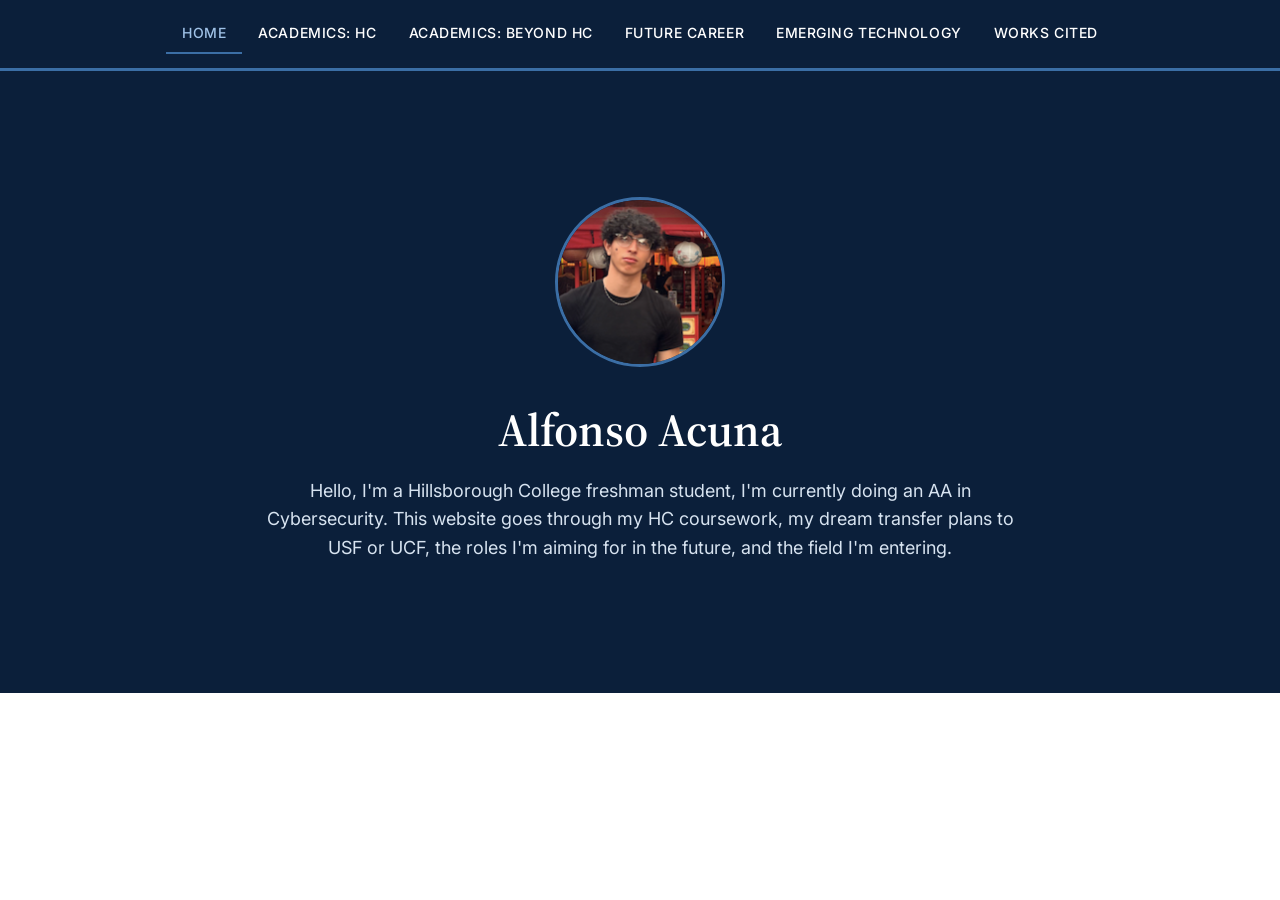
<file: index.html>
<!DOCTYPE html>
<html lang="en">
<head>
<meta charset="UTF-8">
<meta name="viewport" content="width=device-width, initial-scale=1.0">
<title>Home | Academic and Career Portfolio</title>
<link rel="preconnect" href="https://fonts.googleapis.com">
<link href="https://fonts.googleapis.com/css2?family=Source+Serif+4:opsz,wght@8..60,400;8..60,600;8..60,700&family=Inter:wght@400;500;600&display=swap" rel="stylesheet">
<link rel="stylesheet" href="style.css">
</head>
<body>

<nav>
  <a href="index.html" class="active">Home</a>
  <a href="academics-hcc.html">Academics: HC</a>
  <a href="academics-beyond.html">Academics: Beyond HC</a>
  <a href="future-career.html">Future Career</a>
  <a href="emerging-tech.html">Emerging Technology</a>
  <a href="works-cited.html">Works Cited</a>
</nav>

<section id="home-hero">
  <span class="eyebrow"></span>
<img src="fotoalfonsolol.png" alt="My photo" style="width:170px;height:170px;border-radius:50%;object-fit:cover;border:3px solid #3B6EA5;margin:0 auto 26px;display:block;">
  <h1>Alfonso Acuna</h1>
  <p>Hello, I'm a Hillsborough College freshman student, I'm currently doing an AA in Cybersecurity. This website goes through my HC coursework, my dream transfer plans to USF or UCF, the roles I'm aiming for in the future, and the field I'm entering.</p>
</section>

</body>
</html>
</file>
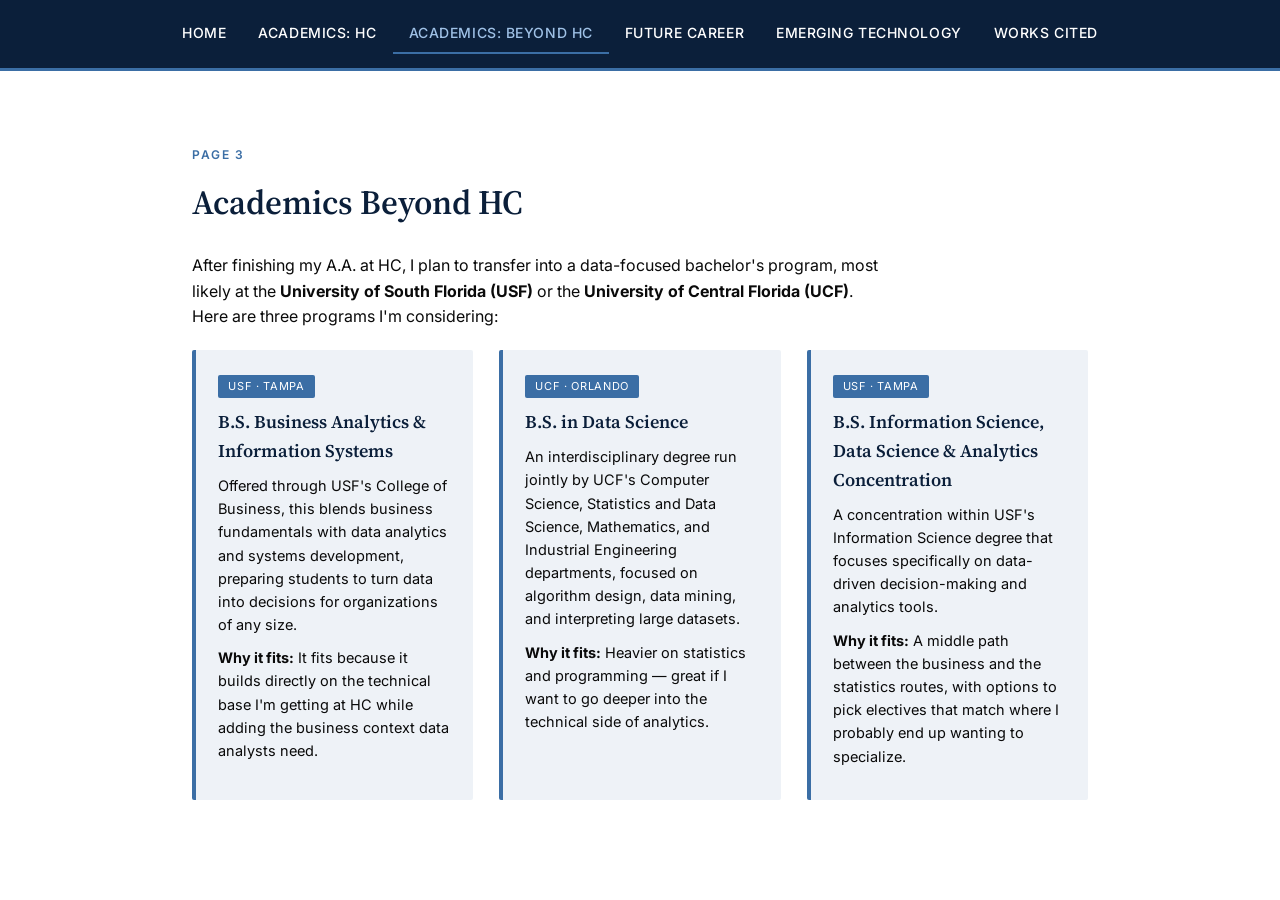
<file: academics-beyond.html>
<!DOCTYPE html>
<html lang="en">
<head>
<meta charset="UTF-8">
<meta name="viewport" content="width=device-width, initial-scale=1.0">
<title>Academics Beyond HC | Academic & Career Portfolio</title>
<link rel="preconnect" href="https://fonts.googleapis.com">
<link href="https://fonts.googleapis.com/css2?family=Source+Serif+4:opsz,wght@8..60,400;8..60,600;8..60,700&family=Inter:wght@400;500;600&display=swap" rel="stylesheet">
<link rel="stylesheet" href="style.css">
</head>
<body>

<nav>
  <a href="index.html">Home</a>
  <a href="academics-hcc.html">Academics: HC</a>
  <a href="academics-beyond.html" class="active">Academics: Beyond HC</a>
  <a href="future-career.html">Future Career</a>
  <a href="emerging-tech.html">Emerging Technology</a>
  <a href="works-cited.html">Works Cited</a>
</nav>

<main>
  <span class="eyebrow">Page 3</span>
  <h2>Academics Beyond HC</h2>
  <p>After finishing my A.A. at HC, I plan to transfer into a data-focused bachelor's program, most likely at the <strong>University of South Florida (USF)</strong> or the <strong>University of Central Florida (UCF)</strong>. Here are three programs I'm considering:</p>
  <div class="cols3">
    <div class="card">
      <span class="tag">USF · Tampa</span>
      <h3>B.S. Business Analytics & Information Systems</h3>
      <p>Offered through USF's College of Business, this blends business fundamentals with data analytics and systems development, preparing students to turn data into decisions for organizations of any size.</p>
      <p><strong>Why it fits:</strong> It fits because it builds directly on the technical base I'm getting at HC while adding the business context data analysts need.</p>
    </div>
    <div class="card">
      <span class="tag">UCF · Orlando</span>
      <h3>B.S. in Data Science</h3>
      <p>An interdisciplinary degree run jointly by UCF's Computer Science, Statistics and Data Science, Mathematics, and Industrial Engineering departments, focused on algorithm design, data mining, and interpreting large datasets.</p>
      <p><strong>Why it fits:</strong> Heavier on statistics and programming — great if I want to go deeper into the technical side of analytics.</p>
    </div>
    <div class="card">
      <span class="tag">USF · Tampa</span>
      <h3>B.S. Information Science, Data Science & Analytics Concentration</h3>
      <p>A concentration within USF's Information Science degree that focuses specifically on data-driven decision-making and analytics tools.</p>
      <p><strong>Why it fits:</strong> A middle path between the business and the statistics routes, with options to pick electives that match where I probably end up wanting to specialize.</p>
    </div>
  </div>
</main>

</body>
</html>
</file>
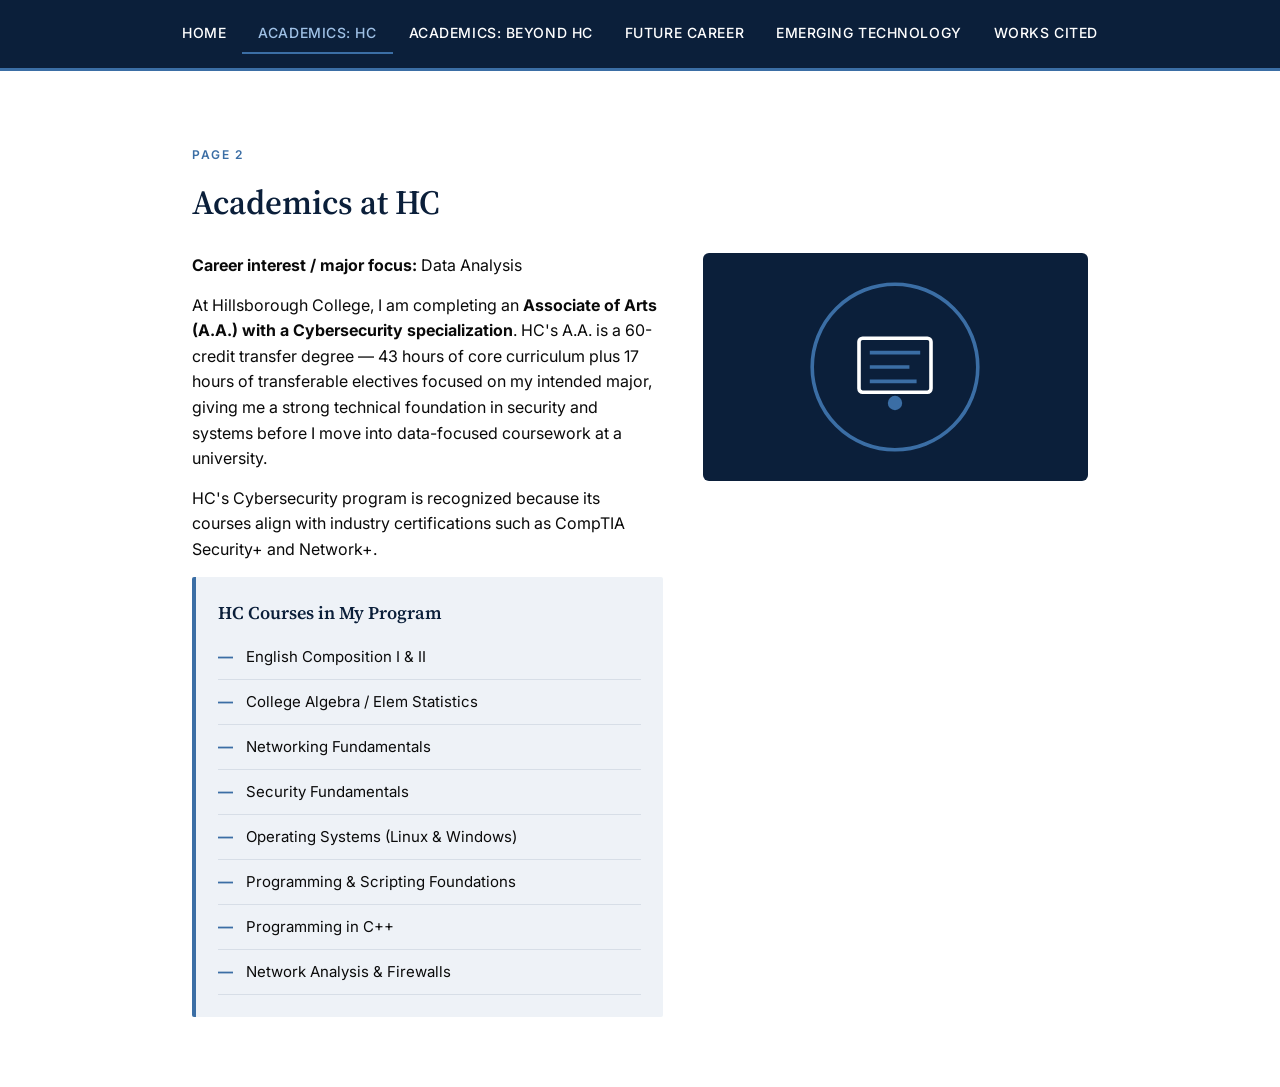
<file: academics-hcc.html>
<!DOCTYPE html>
<html lang="en">
<head>
<meta charset="UTF-8">
<meta name="viewport" content="width=device-width, initial-scale=1.0">
<title>Academics: HC | Academic and Career Portfolio</title>
<link rel="preconnect" href="https://fonts.googleapis.com">
<link href="https://fonts.googleapis.com/css2?family=Source+Serif+4:opsz,wght@8..60,400;8..60,600;8..60,700&family=Inter:wght@400;500;600&display=swap" rel="stylesheet">
<link rel="stylesheet" href="style.css">
</head>
<body>

<nav>
  <a href="index.html">Home</a>
  <a href="academics-hcc.html" class="active">Academics: HC</a>
  <a href="academics-beyond.html">Academics: Beyond HC</a>
  <a href="future-career.html">Future Career</a>
  <a href="emerging-tech.html">Emerging Technology</a>
  <a href="works-cited.html">Works Cited</a>
</nav>

<main>
  <span class="eyebrow">Page 2</span>
  <h2>Academics at HC</h2>
  <div class="cols2">
    <div>
      <p><strong>Career interest / major focus:</strong> Data Analysis</p>
      <p>At Hillsborough College, I am completing an <strong>Associate of Arts (A.A.) with a Cybersecurity specialization</strong>. HC's A.A. is a 60-credit transfer degree — 43 hours of core curriculum plus 17 hours of transferable electives focused on my intended major, giving me a strong technical foundation in security and systems before I move into data-focused coursework at a university.</p>
      <p>HC's Cybersecurity program is recognized because its courses align with industry certifications such as CompTIA Security+ and Network+.</p>
      <div class="card">
        <h3>HC Courses in My Program</h3>
        <ul class="classes">
          <li>English Composition I & II</li>
          <li>College Algebra / Elem Statistics</li>
          <li>Networking Fundamentals</li>
          <li>Security Fundamentals</li>
          <li>Operating Systems (Linux & Windows)</li>
          <li>Programming & Scripting Foundations</li>
          <li>Programming in C++</li>
          <li>Network Analysis & Firewalls</li>
        </ul>
      </div>
    </div>
    <div class="icon-frame">
      <svg width="180" height="180" viewBox="0 0 100 100">
        <circle cx="50" cy="50" r="46" fill="none" stroke="#3B6EA5" stroke-width="2"/>
        <rect x="30" y="34" width="40" height="30" rx="2" fill="none" stroke="#FFFFFF" stroke-width="2"/>
        <line x1="36" y1="42" x2="64" y2="42" stroke="#3B6EA5" stroke-width="2"/>
        <line x1="36" y1="50" x2="58" y2="50" stroke="#3B6EA5" stroke-width="2"/>
        <line x1="36" y1="58" x2="62" y2="58" stroke="#3B6EA5" stroke-width="2"/>
        <circle cx="50" cy="70" r="4" fill="#3B6EA5"/>
      </svg>
    </div>
  </div>
</main>

</body>
</html>
</file>
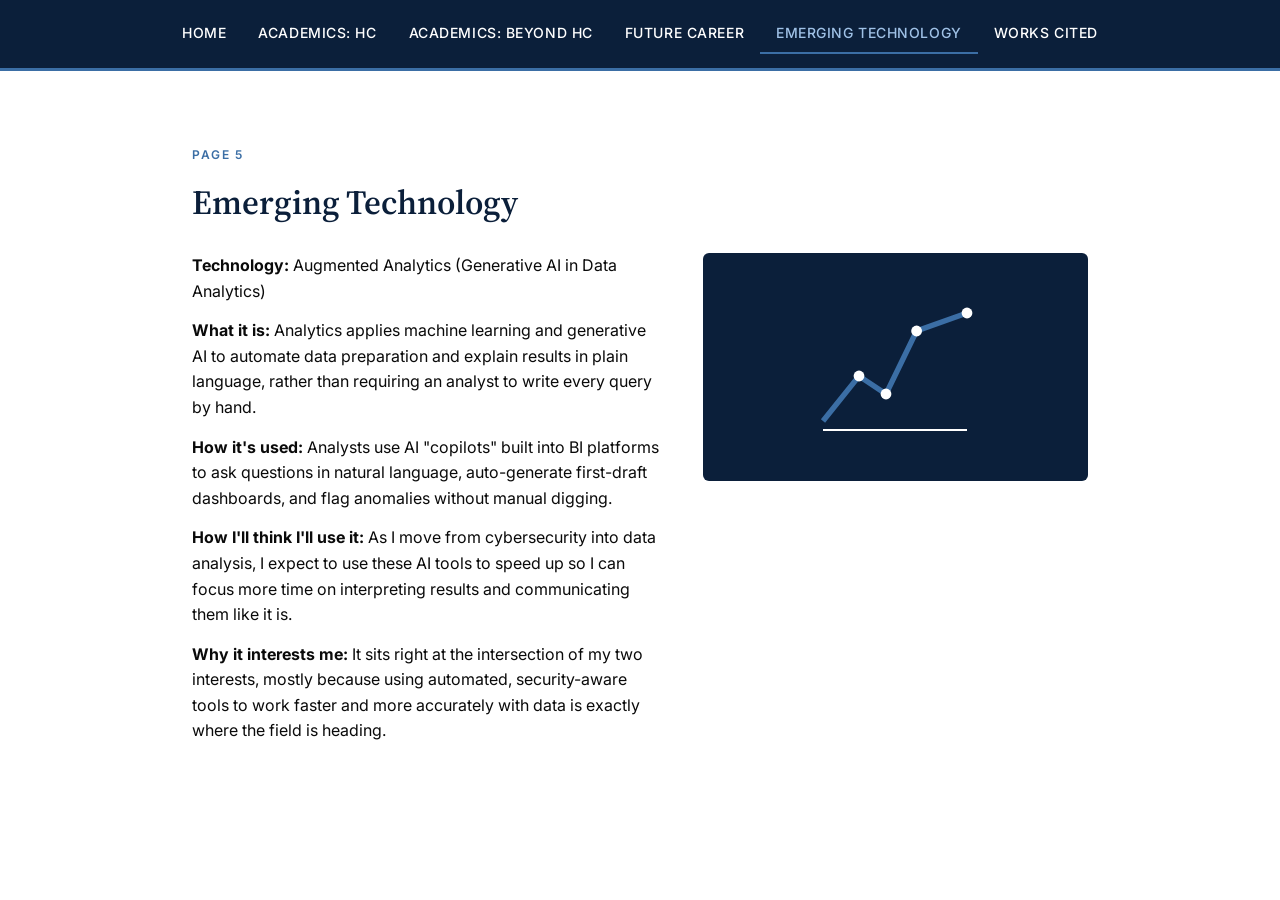
<file: emerging-tech.html>
<!DOCTYPE html>
<html lang="en">
<head>
<meta charset="UTF-8">
<meta name="viewport" content="width=device-width, initial-scale=1.0">
<title>Emerging Technology | Academic & Career Portfolio</title>
<link rel="preconnect" href="https://fonts.googleapis.com">
<link href="https://fonts.googleapis.com/css2?family=Source+Serif+4:opsz,wght@8..60,400;8..60,600;8..60,700&family=Inter:wght@400;500;600&display=swap" rel="stylesheet">
<link rel="stylesheet" href="style.css">
</head>
<body>

<nav>
  <a href="index.html">Home</a>
  <a href="academics-hcc.html">Academics: HC</a>
  <a href="academics-beyond.html">Academics: Beyond HC</a>
  <a href="future-career.html">Future Career</a>
  <a href="emerging-tech.html" class="active">Emerging Technology</a>
  <a href="works-cited.html">Works Cited</a>
</nav>

<main>
  <span class="eyebrow">Page 5</span>
  <h2>Emerging Technology</h2>
  <div class="cols2">
    <div>
      <p><strong>Technology:</strong> Augmented Analytics (Generative AI in Data Analytics)</p>
      <p><strong>What it is:</strong> Analytics applies machine learning and generative AI to automate data preparation and explain results in plain language, rather than requiring an analyst to write every query by hand.</p>
      <p><strong>How it's used:</strong> Analysts use AI "copilots" built into BI platforms to ask questions in natural language, auto-generate first-draft dashboards, and flag anomalies without manual digging.</p>
      <p><strong>How I'll think I'll use it:</strong> As I move from cybersecurity into data analysis, I expect to use these AI tools to speed up so I can focus more time on interpreting results and communicating them like it is.</p>
      <p><strong>Why it interests me:</strong> It sits right at the intersection of my two interests, mostly because using automated, security-aware tools to work faster and more accurately with data is exactly where the field is heading.</p>
    </div>
    <div class="icon-frame">
      <svg width="180" height="180" viewBox="0 0 100 100">
        <polyline points="10,80 30,55 45,65 62,30 90,20" fill="none" stroke="#3B6EA5" stroke-width="3"/>
        <circle cx="30" cy="55" r="3" fill="#FFFFFF"/>
        <circle cx="45" cy="65" r="3" fill="#FFFFFF"/>
        <circle cx="62" cy="30" r="3" fill="#FFFFFF"/>
        <circle cx="90" cy="20" r="3" fill="#FFFFFF"/>
        <line x1="10" y1="85" x2="90" y2="85" stroke="#FFFFFF" stroke-width="1"/>
      </svg>
    </div>
  </div>
</main>

</body>
</html>
</file>
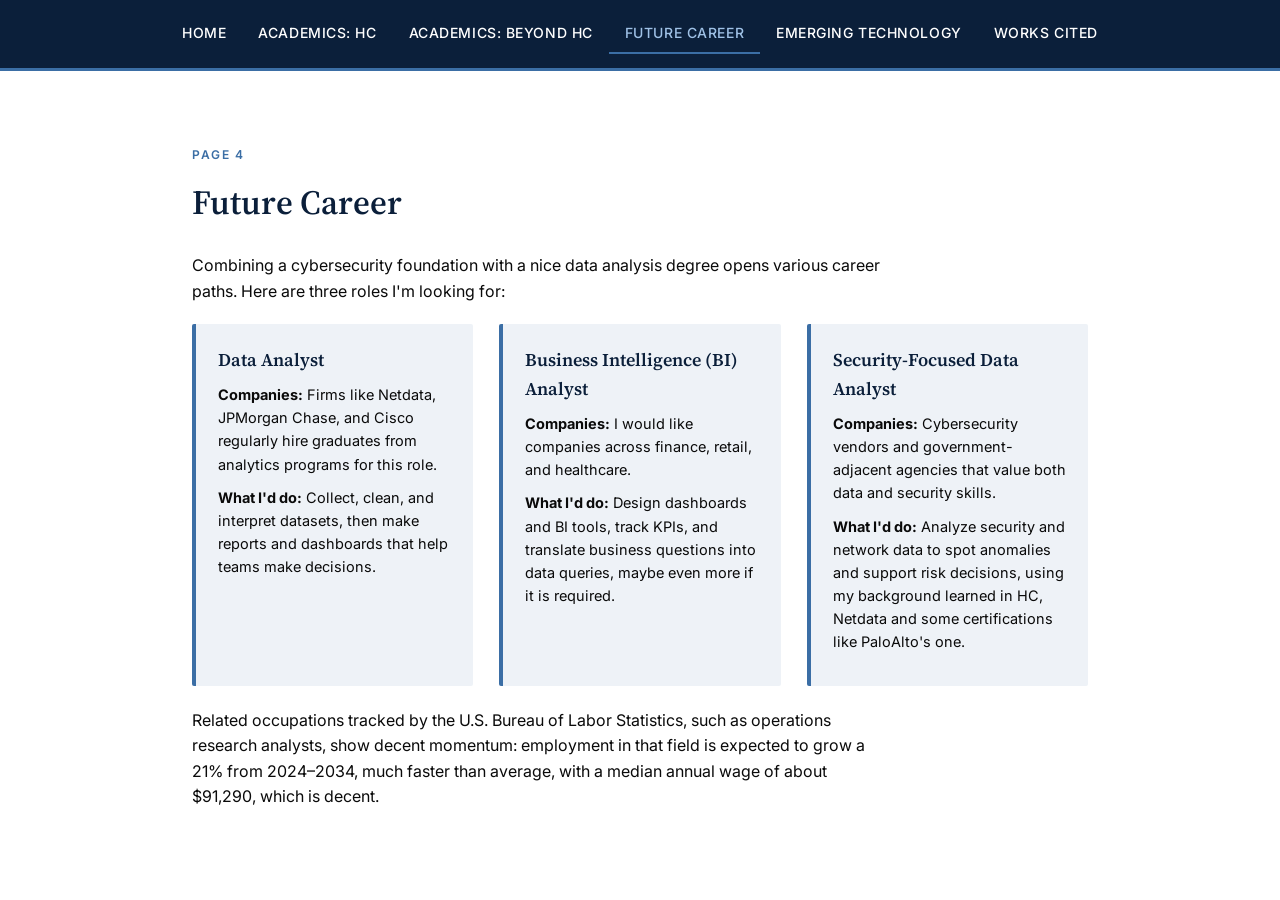
<file: future-career.html>
<!DOCTYPE html>
<html lang="en">
<head>
<meta charset="UTF-8">
<meta name="viewport" content="width=device-width, initial-scale=1.0">
<title>Future Career | Academic & Career Portfolio</title>
<link rel="preconnect" href="https://fonts.googleapis.com">
<link href="https://fonts.googleapis.com/css2?family=Source+Serif+4:opsz,wght@8..60,400;8..60,600;8..60,700&family=Inter:wght@400;500;600&display=swap" rel="stylesheet">
<link rel="stylesheet" href="style.css">
</head>
<body>

<nav>
  <a href="index.html">Home</a>
  <a href="academics-hcc.html">Academics: HC</a>
  <a href="academics-beyond.html">Academics: Beyond HC</a>
  <a href="future-career.html" class="active">Future Career</a>
  <a href="emerging-tech.html">Emerging Technology</a>
  <a href="works-cited.html">Works Cited</a>
</nav>

<main>
  <span class="eyebrow">Page 4</span>
  <h2>Future Career</h2>
  <p>Combining a cybersecurity foundation with a nice data analysis degree opens various career paths. Here are three roles I'm looking for:</p>
  <div class="cols3">
    <div class="card">
      <h3>Data Analyst</h3>
      <p><strong>Companies:</strong> Firms like Netdata, JPMorgan Chase, and Cisco regularly hire graduates from analytics programs for this role.</p>
      <p><strong>What I'd do:</strong> Collect, clean, and interpret datasets, then make reports and dashboards that help teams make decisions.</p>
    </div>
    <div class="card">
      <h3>Business Intelligence (BI) Analyst</h3>
      <p><strong>Companies:</strong> I would like companies across finance, retail, and healthcare.</p>
      <p><strong>What I'd do:</strong> Design dashboards and BI tools, track KPIs, and translate business questions into data queries, maybe even more if it is required.</p>
    </div>
    <div class="card">
      <h3>Security-Focused Data Analyst</h3>
      <p><strong>Companies:</strong> Cybersecurity vendors and government-adjacent agencies that value both data and security skills.</p>
      <p><strong>What I'd do:</strong> Analyze security and network data to spot anomalies and support risk decisions, using my background learned in HC, Netdata and some certifications like PaloAlto's one.</p>
    </div>
  </div>
  <p style="margin-top:22px;">Related occupations tracked by the U.S. Bureau of Labor Statistics, such as operations research analysts, show decent momentum: employment in that field is expected to grow a 21% from 2024–2034, much faster than average, with a median annual wage of about $91,290, which is decent.</p>
</main>

</body>
</html>
</file>
<file: style.css>
:root{
  --navy:#0B1F3A;
  --black:#0A0A0A;
  --white:#FFFFFF;
  --steel:#3B6EA5;
  --mist:#EEF2F7;
  --line:#D7DEE7;
  --font-head:'Source Serif 4', serif;
  --font-body:'Inter', sans-serif;
}
*{box-sizing:border-box; margin:0; padding:0;}
body{ font-family:var(--font-body); color:var(--black); background:var(--white); line-height:1.6; }
h1,h2,h3{ font-family:var(--font-head); color:var(--navy); font-weight:600; }
a{ color:var(--steel); }

nav{
  position:sticky; top:0; z-index:10;
  background:var(--navy);
  display:flex; flex-wrap:wrap; justify-content:center;
  padding:14px 10px;
  border-bottom:3px solid var(--steel);
}
nav a{
  color:var(--white); text-decoration:none;
  font-size:14px; letter-spacing:.04em; text-transform:uppercase;
  padding:8px 16px; font-weight:500;
}
nav a.active{ color:#9FC1E6; border-bottom:2px solid var(--steel); }
nav a:hover{ color:#9FC1E6; }

main{ padding:70px 8vw; max-width:1100px; margin:0 auto; min-height:60vh; }

.eyebrow{
  display:inline-block; font-size:12px; letter-spacing:.12em;
  text-transform:uppercase; color:var(--steel); font-weight:600;
  margin-bottom:10px;
}
h2{ font-size:34px; margin-bottom:24px; }
p{ margin-bottom:14px; max-width:70ch; }

#home-hero{
  background:var(--navy); color:var(--white); text-align:center;
  padding:100px 8vw;
}
#home-hero .eyebrow{ color:#9FC1E6; }
#home-hero h1{ color:var(--white); font-size:46px; margin-bottom:10px; }
#home-hero p{ color:#D7E3F0; margin:0 auto 30px; font-size:18px; }
.photo-placeholder{
  width:170px; height:170px; border-radius:50%;
  border:3px solid var(--steel);
  margin:0 auto 26px;
  display:flex; align-items:center; justify-content:center;
  color:#9FC1E6; font-size:13px; background:rgba(255,255,255,.05);
}

.cols3{ display:grid; grid-template-columns:repeat(3,1fr); gap:26px; margin-top:20px; }
.cols2{ display:grid; grid-template-columns:1.1fr .9fr; gap:40px; align-items:start; }
@media(max-width:800px){ .cols3{grid-template-columns:1fr;} .cols2{grid-template-columns:1fr;} }

.card{ background:var(--mist); border-left:4px solid var(--steel); padding:22px; border-radius:2px; }
.card h3{ font-size:18px; margin-bottom:8px; }
.card p{ font-size:14.5px; margin-bottom:10px; }

ul.classes{ list-style:none; }
ul.classes li{
  padding:10px 0 10px 28px; border-bottom:1px solid var(--line);
  position:relative; font-size:15px;
}
ul.classes li::before{ content:"—"; position:absolute; left:0; color:var(--steel); font-weight:700; }

.icon-frame{ background:var(--navy); border-radius:6px; padding:24px; display:flex; align-items:center; justify-content:center; }

.tag{
  display:inline-block; background:var(--steel); color:var(--white);
  font-size:11px; text-transform:uppercase; letter-spacing:.06em;
  padding:3px 10px; border-radius:2px; margin-bottom:10px;
}

footer{ background:var(--black); color:#B9C3D0; padding:50px 8vw; font-size:13px; }
footer h2{ color:var(--white); font-size:22px; }
footer ol{ margin-left:20px; margin-top:16px; }
footer li{ margin-bottom:10px; }
footer a{ color:#9FC1E6; }
</file>
